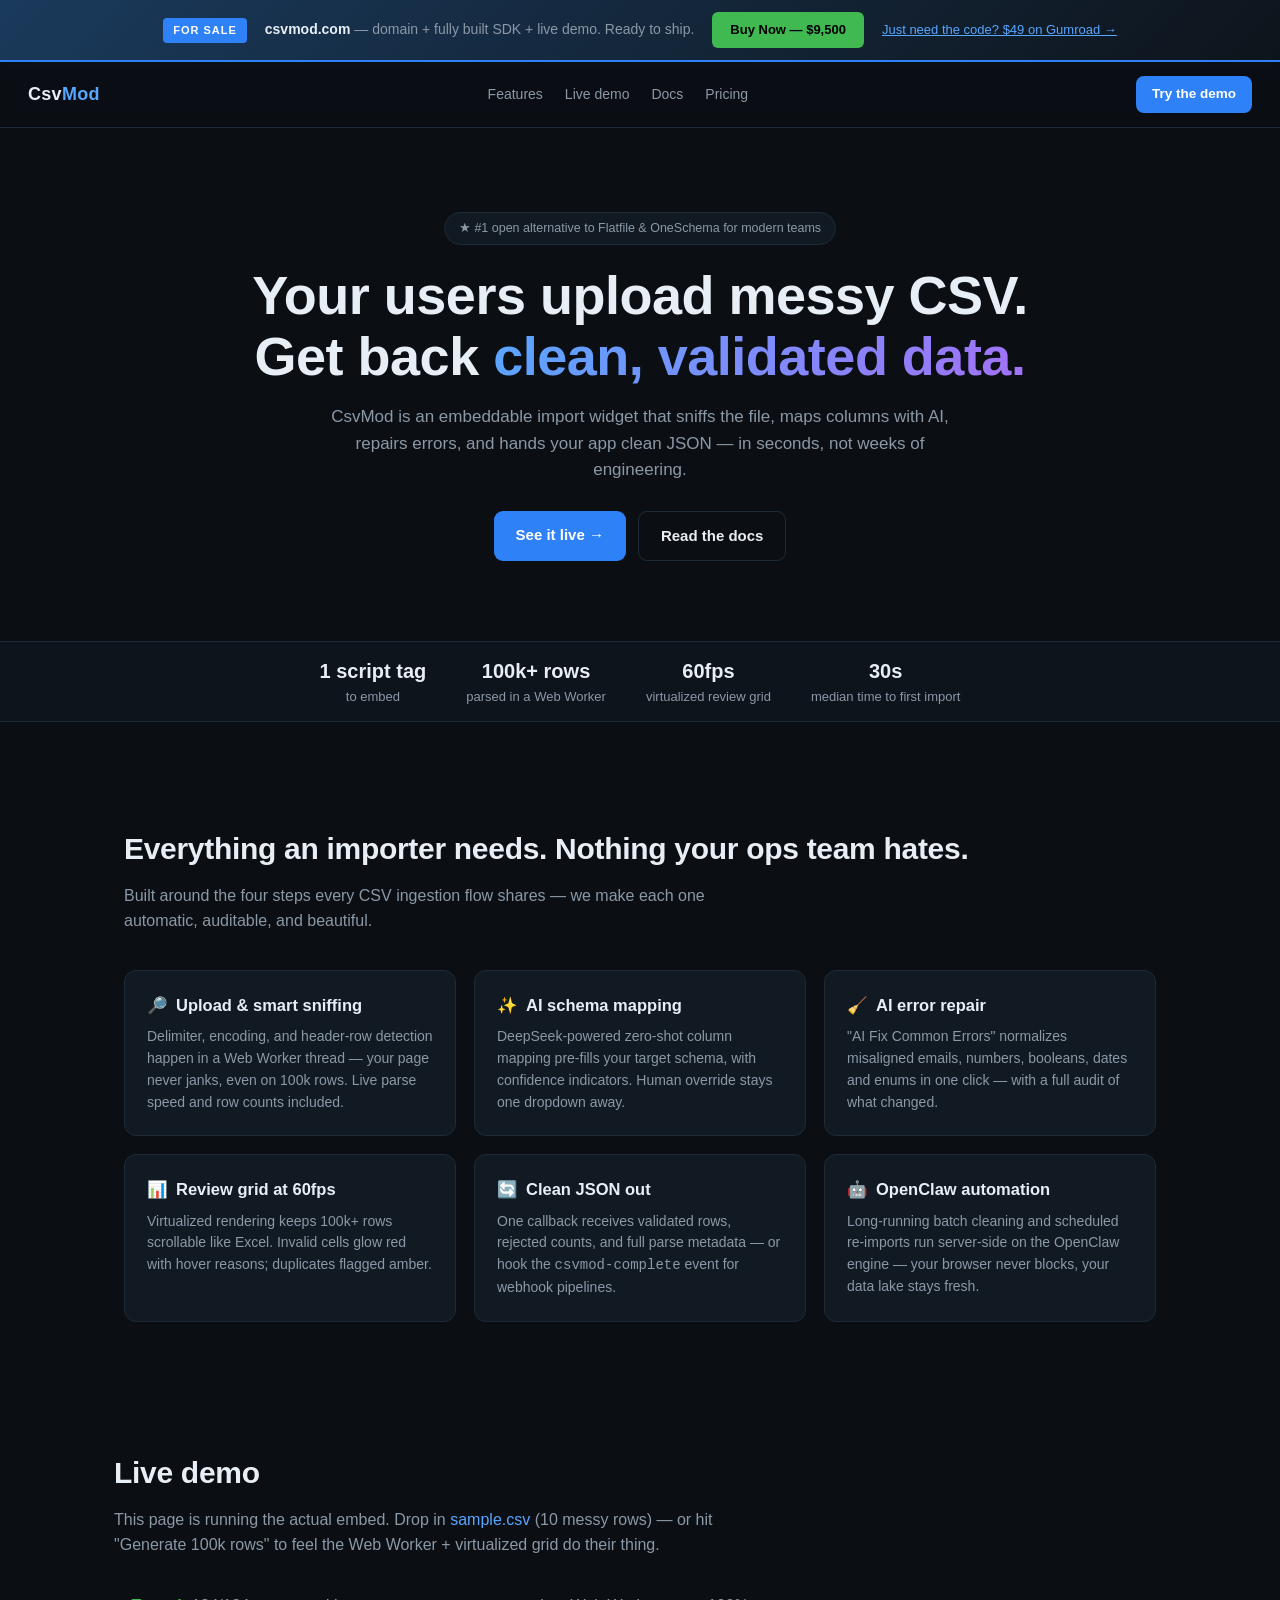
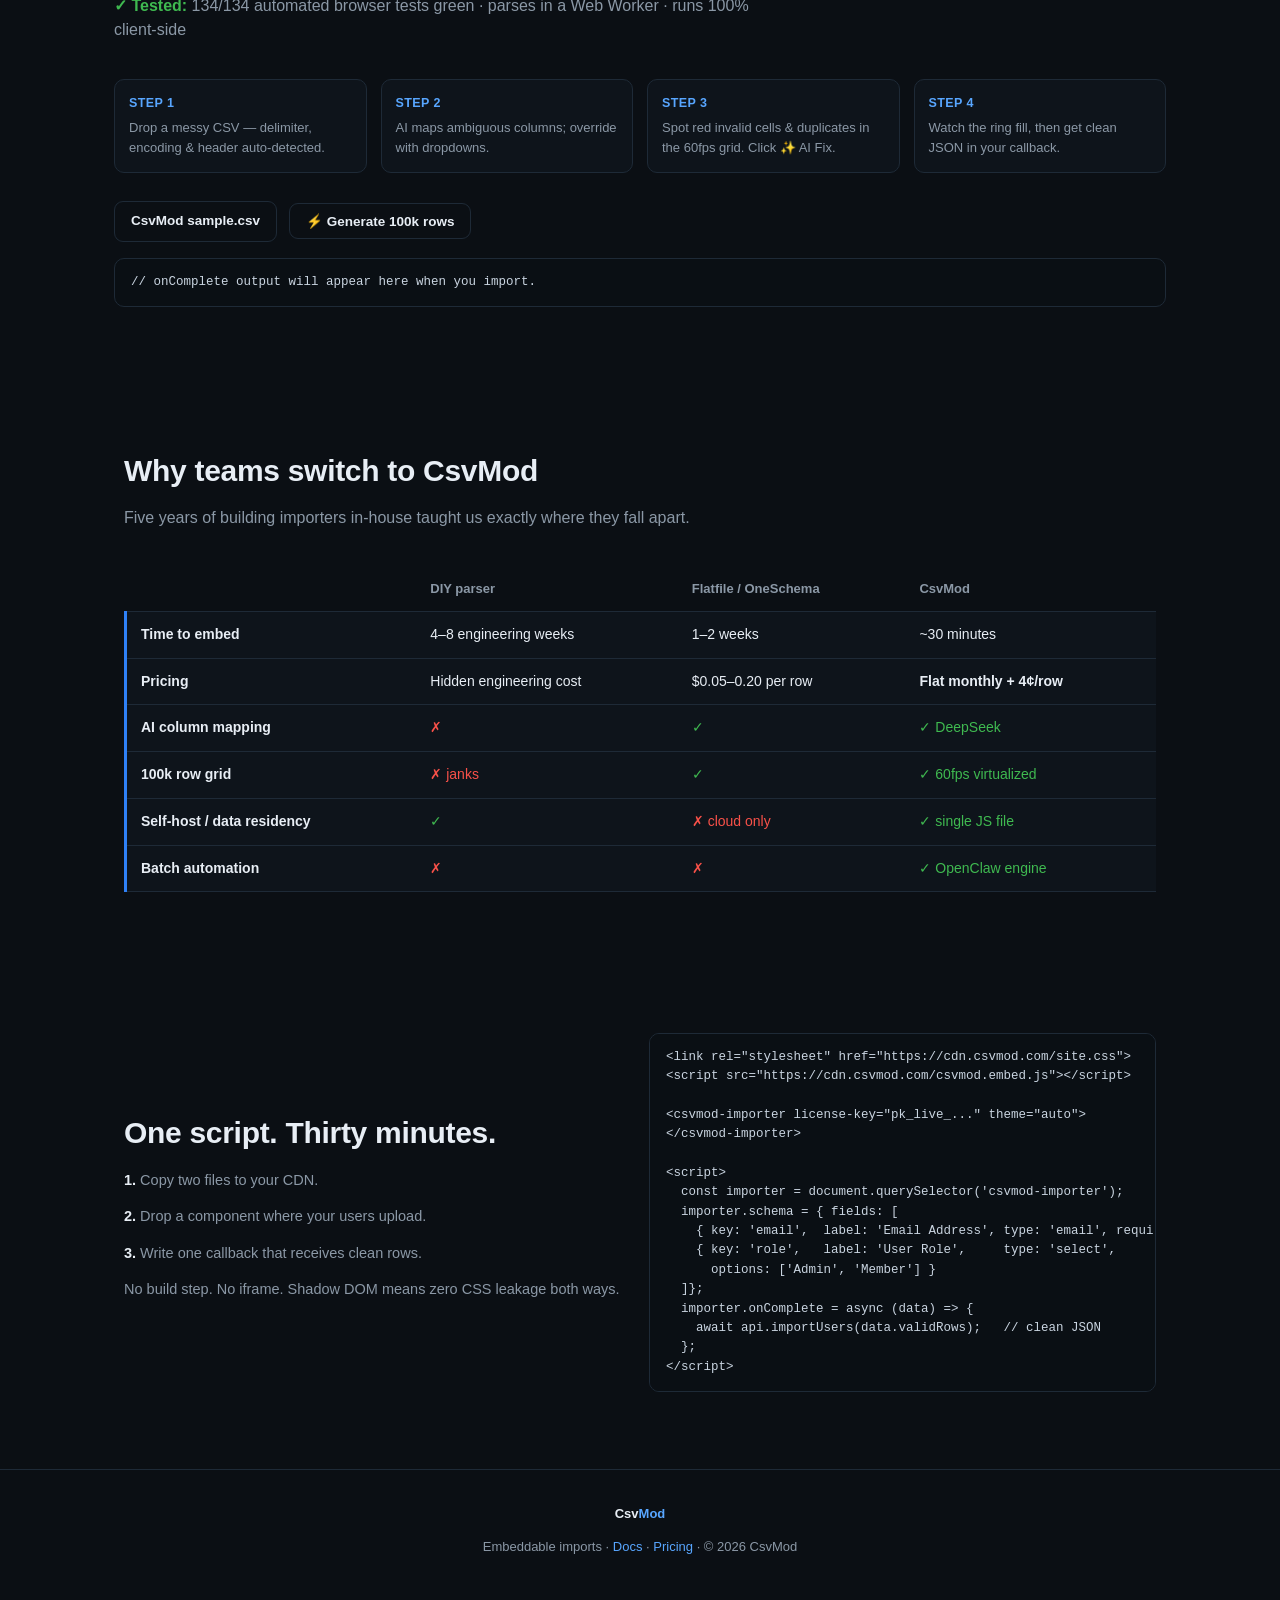
<file: index.html>
<!DOCTYPE html>
<html lang="en">
<head>
  <meta charset="utf-8">
  <meta name="viewport" content="width=device-width, initial-scale=1">
  <title>CsvMod — Embeddable CSV Importer | Turn messy spreadsheets into clean data</title>
  <meta name="description" content="CsvMod is an embeddable CSV import widget: upload, auto-map columns with AI, review in a 60fps grid, and get clean JSON. One script tag.">
  <link rel="stylesheet" href="site.css">
</head>
<body>

<div class="sale-banner">
  <span class="badge">For Sale</span>
  <span><strong>csvmod.com</strong> — domain + fully built SDK + live demo. Ready to ship.</span>
  <a class="buy-btn" href="https://checkoutlink.godaddy.com/e300b11d-34ea-4174-b171-d4e17038c8bc" target="_blank" rel="noopener">Buy Now — $9,500</a>
  <a class="code-link" href="https://rcharris.gumroad.com/l/irlnw" target="_blank" rel="noopener">Just need the code? $49 on Gumroad →</a>
</div>

<nav class="nav">
  <div class="logo">Csv<b>Mod</b></div>
  <div class="links">
    <a href="#features">Features</a>
    <a href="#demo">Live demo</a>
    <a href="docs.html">Docs</a>
    <a href="pricing.html">Pricing</a>
  </div>
  <a class="cta" href="#demo">Try the demo</a>
</nav>

<header class="hero">
  <span class="kicker">★ #1 open alternative to Flatfile &amp; OneSchema for modern teams</span>
  <h1>Your users upload messy CSV.<br>Get back <span class="grad">clean, validated data.</span></h1>
  <p>CsvMod is an embeddable import widget that sniffs the file, maps columns with AI, repairs errors, and hands your app clean JSON — in seconds, not weeks of engineering.</p>
  <div class="btns">
    <a class="btn" href="#demo">See it live →</a>
    <a class="btn ghost" href="docs.html">Read the docs</a>
  </div>
</header>

<div class="ticker">
  <div><b>1 script tag</b>to embed</div>
  <div><b>100k+ rows</b>parsed in a Web Worker</div>
  <div><b>60fps</b>virtualized review grid</div>
  <div><b>30s</b>median time to first import</div>
</div>

<section id="features">
  <h2>Everything an importer needs. Nothing your ops team hates.</h2>
  <p class="sub">Built around the four steps every CSV ingestion flow shares — we make each one automatic, auditable, and beautiful.</p>
  <div class="grid3">
    <div class="card">
      <h3><span>🔎</span>Upload &amp; smart sniffing</h3>
      <p>Delimiter, encoding, and header-row detection happen in a Web Worker thread — your page never janks, even on 100k rows. Live parse speed and row counts included.</p>
    </div>
    <div class="card">
      <h3><span>✨</span>AI schema mapping</h3>
      <p>DeepSeek-powered zero-shot column mapping pre-fills your target schema, with confidence indicators. Human override stays one dropdown away.</p>
    </div>
    <div class="card">
      <h3><span>🧹</span>AI error repair</h3>
      <p>"AI Fix Common Errors" normalizes misaligned emails, numbers, booleans, dates and enums in one click — with a full audit of what changed.</p>
    </div>
    <div class="card">
      <h3><span>📊</span>Review grid at 60fps</h3>
      <p>Virtualized rendering keeps 100k+ rows scrollable like Excel. Invalid cells glow red with hover reasons; duplicates flagged amber.</p>
    </div>
    <div class="card">
      <h3><span>🔄</span>Clean JSON out</h3>
      <p>One callback receives validated rows, rejected counts, and full parse metadata — or hook the <code>csvmod-complete</code> event for webhook pipelines.</p>
    </div>
    <div class="card">
      <h3><span>🤖</span>OpenClaw automation</h3>
      <p>Long-running batch cleaning and scheduled re-imports run server-side on the OpenClaw engine — your browser never blocks, your data lake stays fresh.</p>
    </div>
  </div>
</section>

<section class="demo" id="demo">
  <h2>Live demo</h2>
  <p class="sub">This page is running the actual embed. Drop in <a href="sample.csv">sample.csv</a> (10 messy rows) — or hit "Generate 100k rows" to feel the Web Worker + virtualized grid do their thing.</p>
  <p class="sub"><b style="color:var(--ok)">✓ Tested:</b> 134/134 automated browser tests green · parses in a Web Worker · runs 100% client-side</p>

  <div class="stages">
    <div class="stage"><b>STEP 1</b><p>Drop a messy CSV — delimiter, encoding &amp; header auto-detected.</p></div>
    <div class="stage"><b>STEP 2</b><p>AI maps ambiguous columns; override with dropdowns.</p></div>
    <div class="stage"><b>STEP 3</b><p>Spot red invalid cells &amp; duplicates in the 60fps grid. Click ✨ AI Fix.</p></div>
    <div class="stage"><b>STEP 4</b><p>Watch the ring fill, then get clean JSON in your callback.</p></div>
  </div>

  <div class="demo-toolbar">
    <a class="btn ghost" href="sample.csv" download>CsvMod sample.csv</a>
    <button class="btn ghost" id="gen100k" type="button">⚡ Generate 100k rows</button>
  </div>

  <csvmod-importer id="ci" license-key="pk_demo_000000000000" theme="dark"></csvmod-importer>

  <div class="demo-out">
    <pre id="demo-result">// onComplete output will appear here when you import.</pre>
  </div>
</section>

<section class="compare">
  <h2>Why teams switch to CsvMod</h2>
  <p class="sub">Five years of building importers in-house taught us exactly where they fall apart.</p>
  <table>
    <thead><tr><th></th><th>DIY parser</th><th>Flatfile / OneSchema</th><th>CsvMod</th></tr></thead>
    <tbody>
      <tr class="rowhl"><td>Time to embed</td><td>4–8 engineering weeks</td><td>1–2 weeks</td><td>~30 minutes</td></tr>
      <tr class="rowhl"><td>Pricing</td><td>Hidden engineering cost</td><td>$0.05–0.20 per row</td><td><b>Flat monthly + 4¢/row</b></td></tr>
      <tr class="rowhl"><td>AI column mapping</td><td class="no">✗</td><td class="yes">✓</td><td class="yes">✓ DeepSeek</td></tr>
      <tr class="rowhl"><td>100k row grid</td><td class="no">✗ janks</td><td class="yes">✓</td><td class="yes">✓ 60fps virtualized</td></tr>
      <tr class="rowhl"><td>Self-host / data residency</td><td class="yes">✓</td><td class="no">✗ cloud only</td><td class="yes">✓ single JS file</td></tr>
      <tr class="rowhl"><td>Batch automation</td><td class="no">✗</td><td class="no">✗</td><td class="yes">✓ OpenClaw engine</td></tr>
    </tbody>
  </table>
</section>

<section class="snippet">
  <div>
    <h2>One script. Thirty minutes.</h2>
    <div class="steps">
      <p><b>1.</b> Copy two files to your CDN.</p>
      <p><b>2.</b> Drop a component where your users upload.</p>
      <p><b>3.</b> Write one callback that receives clean rows.</p>
      <p>No build step. No iframe. Shadow DOM means zero CSS leakage both ways.</p>
    </div>
  </div>
  <pre><code>&lt;link rel="stylesheet" href="https://cdn.csvmod.com/site.css"&gt;
&lt;script src="https://cdn.csvmod.com/csvmod.embed.js"&gt;&lt;/script&gt;

&lt;csvmod-importer license-key="pk_live_..." theme="auto"&gt;
&lt;/csvmod-importer&gt;

&lt;script&gt;
  const importer = document.querySelector('csvmod-importer');
  importer.schema = { fields: [
    { key: 'email',  label: 'Email Address', type: 'email', required: true },
    { key: 'role',   label: 'User Role',     type: 'select',
      options: ['Admin', 'Member'] }
  ]};
  importer.onComplete = async (data) =&gt; {
    await api.importUsers(data.validRows);   // clean JSON
  };
&lt;/script&gt;</code></pre>
</section>

<footer>
  <div class="logo" style="font-weight:800;color:var(--text)">Csv<b style="color:var(--accent2)">Mod</b></div>
  <p>Embeddable imports · <a href="docs.html">Docs</a> · <a href="pricing.html">Pricing</a> · © 2026 CsvMod</p>
</footer>

<script src="embed/csvmod.embed.js"></script>
<script>
  const ci = document.getElementById('ci');
  CsvMod.configureAI({ apiKey: 'proxy', baseURL: '/api/ai', model: 'deepseek-chat' });
  ci.schema = {
    fields: [
      { key: 'full_name', label: 'Full Name', required: true },
      { key: 'email', label: 'Email Address', type: 'email', required: true },
      { key: 'role', label: 'Role', type: 'select', options: ['Admin', 'Member'] },
      { key: 'age', label: 'Age', type: 'number' },
      { key: 'active', label: 'Is Active', type: 'boolean' },
      { key: 'id', label: 'ID', type: 'unique' },
      { key: 'joined', label: 'Joined', type: 'date' }
    ]
  };
  ci.onComplete = function (data) {
    document.getElementById('demo-result').textContent =
      '// onComplete → ' + data.validRows.length + ' clean rows delivered, ' +
      data.rejected + ' rejected\n' +
      '// meta: ' + JSON.stringify(data.meta, null, 2) + '\n' +
      JSON.stringify(data.validRows.slice(0, 5), null, 2);
  };

  let made = false;
  document.getElementById('gen100k').addEventListener('click', function () {
    if (made) return;
    made = true;
    const btn = this;
    btn.textContent = 'Generating…';
    setTimeout(function () {
      const HEAD = 'full_name,email,role,age,is_active,id,joined\n';
      const names = ['Alice', 'Bob', 'Carol', 'David', 'Eve', 'Frank', 'Grace', 'Henry', 'Ivy', 'Jack'];
      const roles = ['Admin', 'Member', 'Member', 'Member'];
      const rows = [];
      for (let i = 1; i <= 100000; i++) {
        rows.push(names[i % 10] + ' ' + names[(i * 7) % 10] + 'son' + i + ',user' + i + '@example.com,' +
          roles[i % 4] + ',' + (18 + (i % 60)) + ',' + (i % 3 !== 0) + ',' + i + ',2024-0' + ((i % 9) + 1) + '-' + (i % 28 + 1));
      }
      const csv = HEAD + rows.join('\n');
      btn.textContent = 'Parsing 100,000 rows in Web Worker…';
      ci.ingestString(csv);
      setTimeout(function () { btn.textContent = '⚡ Generate 100k rows (done — close & re-run to redo)'; }, 4000);
    }, 30);
  });
</script>
</body>
</html>
</file>
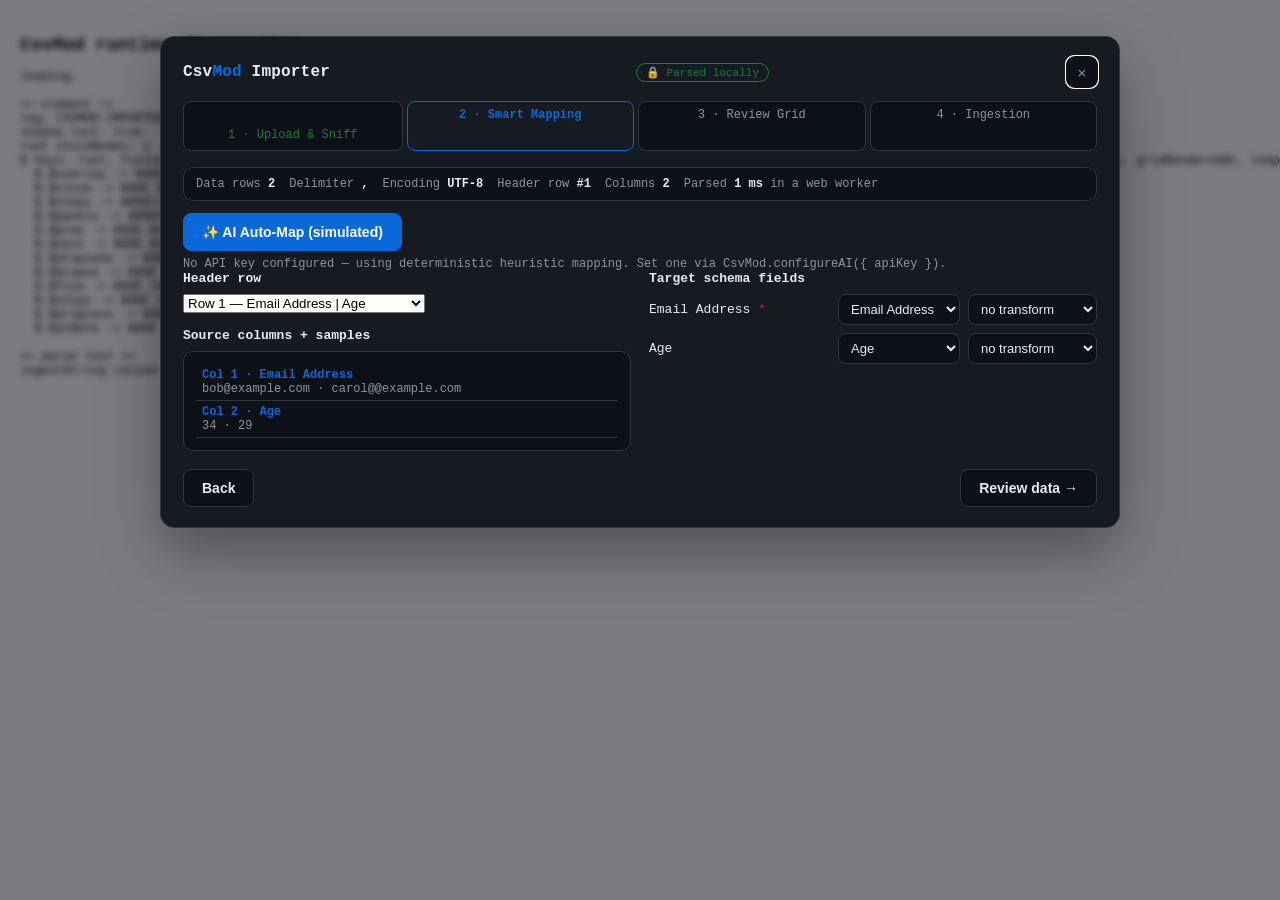
<file: debug.html>
<!DOCTYPE html>
<html>
<head><meta charset="utf-8"><title>CsvMod debug</title></head>
<body style="background:#fff;color:#000;font-family:monospace;font-size:12px;padding:12px">
<h2>CsvMod runtime diagnostics</h2>
<pre id="out">loading…</pre>
<csvmod-importer id="ci" theme="dark"></csvmod-importer>

<script>
  window.__cmTrace = [];
</script>
<script src="embed/csvmod.embed.js"></script>
<script>
  var out = document.getElementById("out");
  function log(s) { out.textContent += '\n' + s; }
  window.addEventListener('error', function (e) {
    log('WINDOW ERROR: ' + e.message + ' @' + e.filename.split('/').pop() + ':' + e.lineno);
  });

  setTimeout(function () {
    var el = document.getElementById('ci');
    log('\n== element ==');
    log('tag: ' + el.tagName + ' | upgraded: ' + !!(el._ && el._.root));
    if (!el._) { log('el._ MISSING'); return; }
    log('shadow root: ' + !!el._.root);
    log('root childNodes: ' + el._.root.childNodes.length);
    var s = el._;
    log('$ keys: ' + Object.keys(s).join(', '));
    Object.keys(s).forEach(function (k) {
      var v = s[k];
      if (!k || k.charAt(0) !== '$') return;
      log('  $.' + k + ' -> ' + (v == null ? String(v) : (v.nodeType ? 'NODE ' + v.tagName + '.' + v.className : (Array.isArray(v) ? 'ARRAY(' + v.length + ')' : typeof v))));
    });
    log('\n== parse test ==');
    try {
      el.schema = { fields: [
        { key: 'email', label: 'Email Address', type: 'email', required: true },
        { key: 'age', label: 'Age', type: 'number' }
      ]};
      el.ingestString('Email Address,Age\nbob@example.com,34\ncarol@@example.com,29\n');
      log('ingestString called OK');
    } catch (e) { log('ingestString THREW: ' + e.message); }
    setTimeout(function () {
      log('TRACE: ' + (window.__cmTrace || []).join(' | '));
      log('parsed: ' + el._.parsed);
      log('rows: ' + (el._.rows ? el._.rows.length : 'n/a'));
      log('mapping: ' + JSON.stringify(el._.mapping));
      log('prof: ' + JSON.stringify(el._.prof));
      log('DONE');
    }, 1200);
  }, 800);
</script>
</body>
</html>
</file>
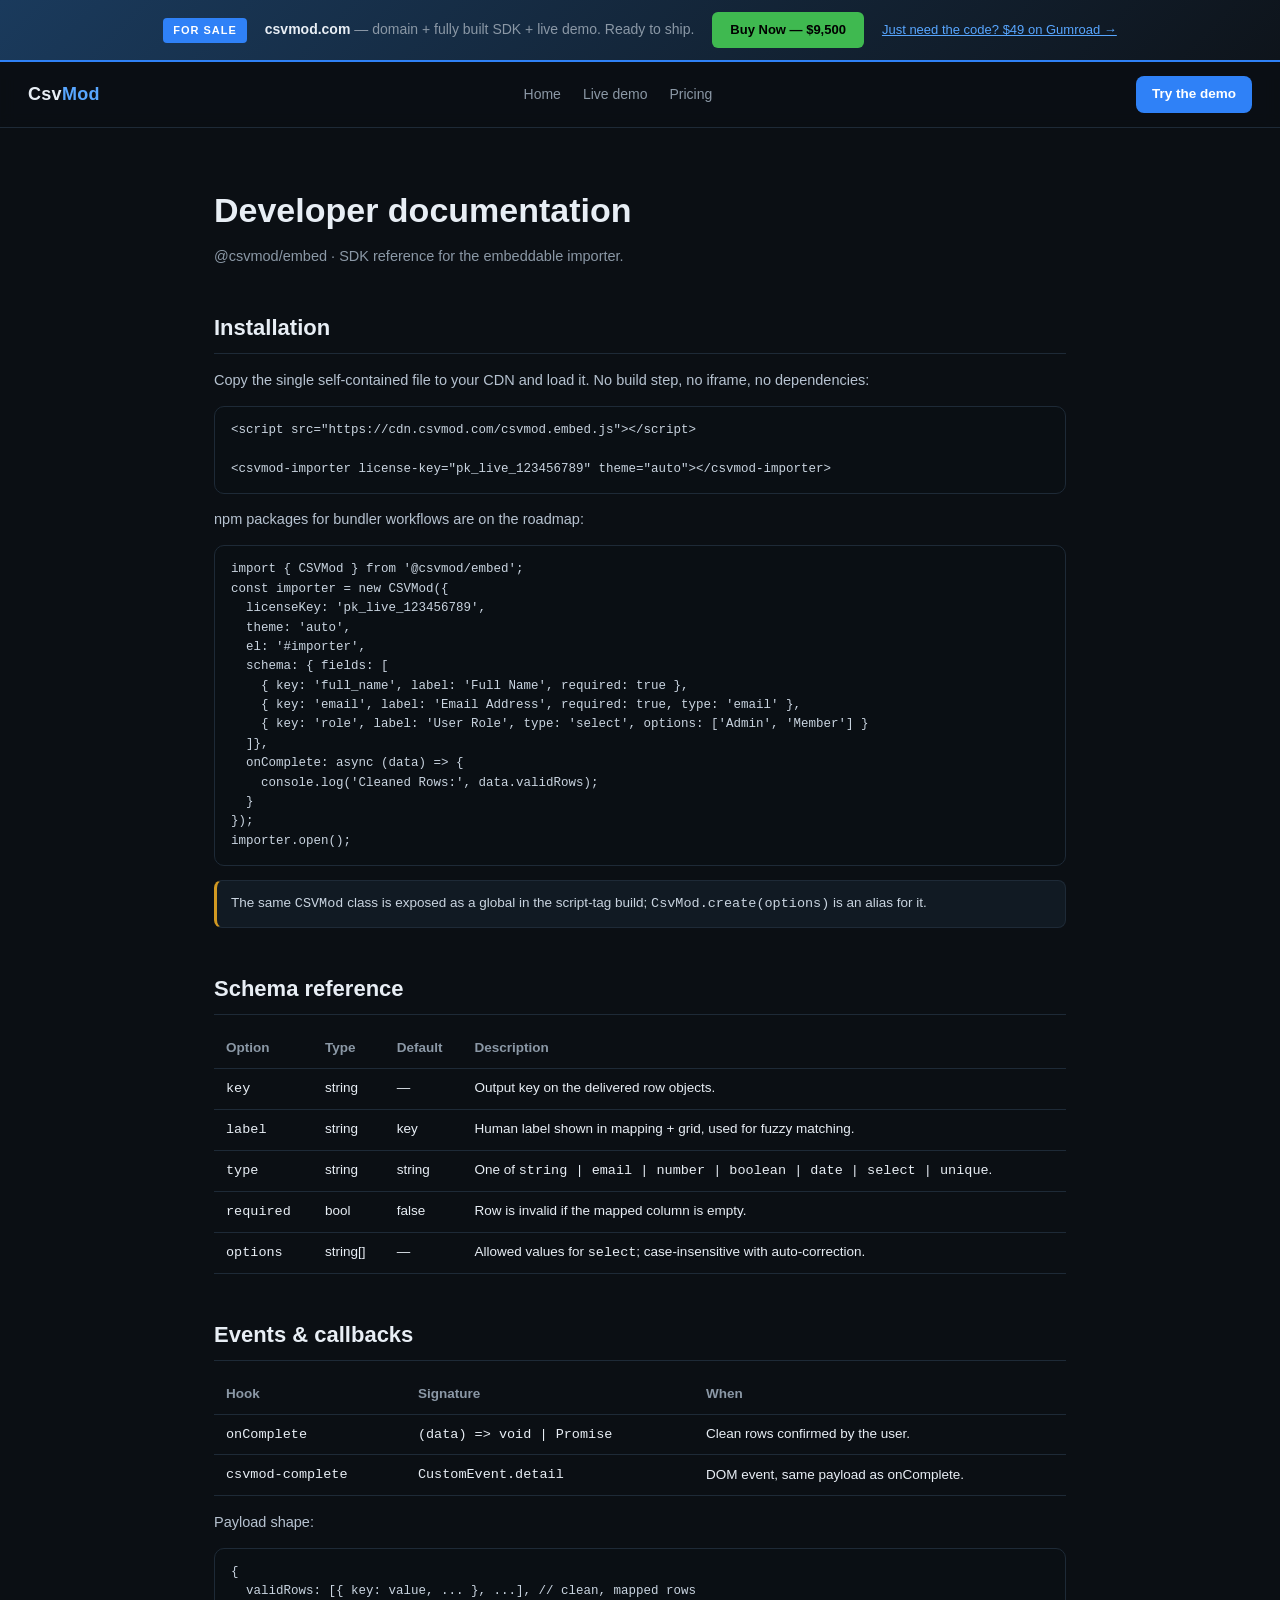
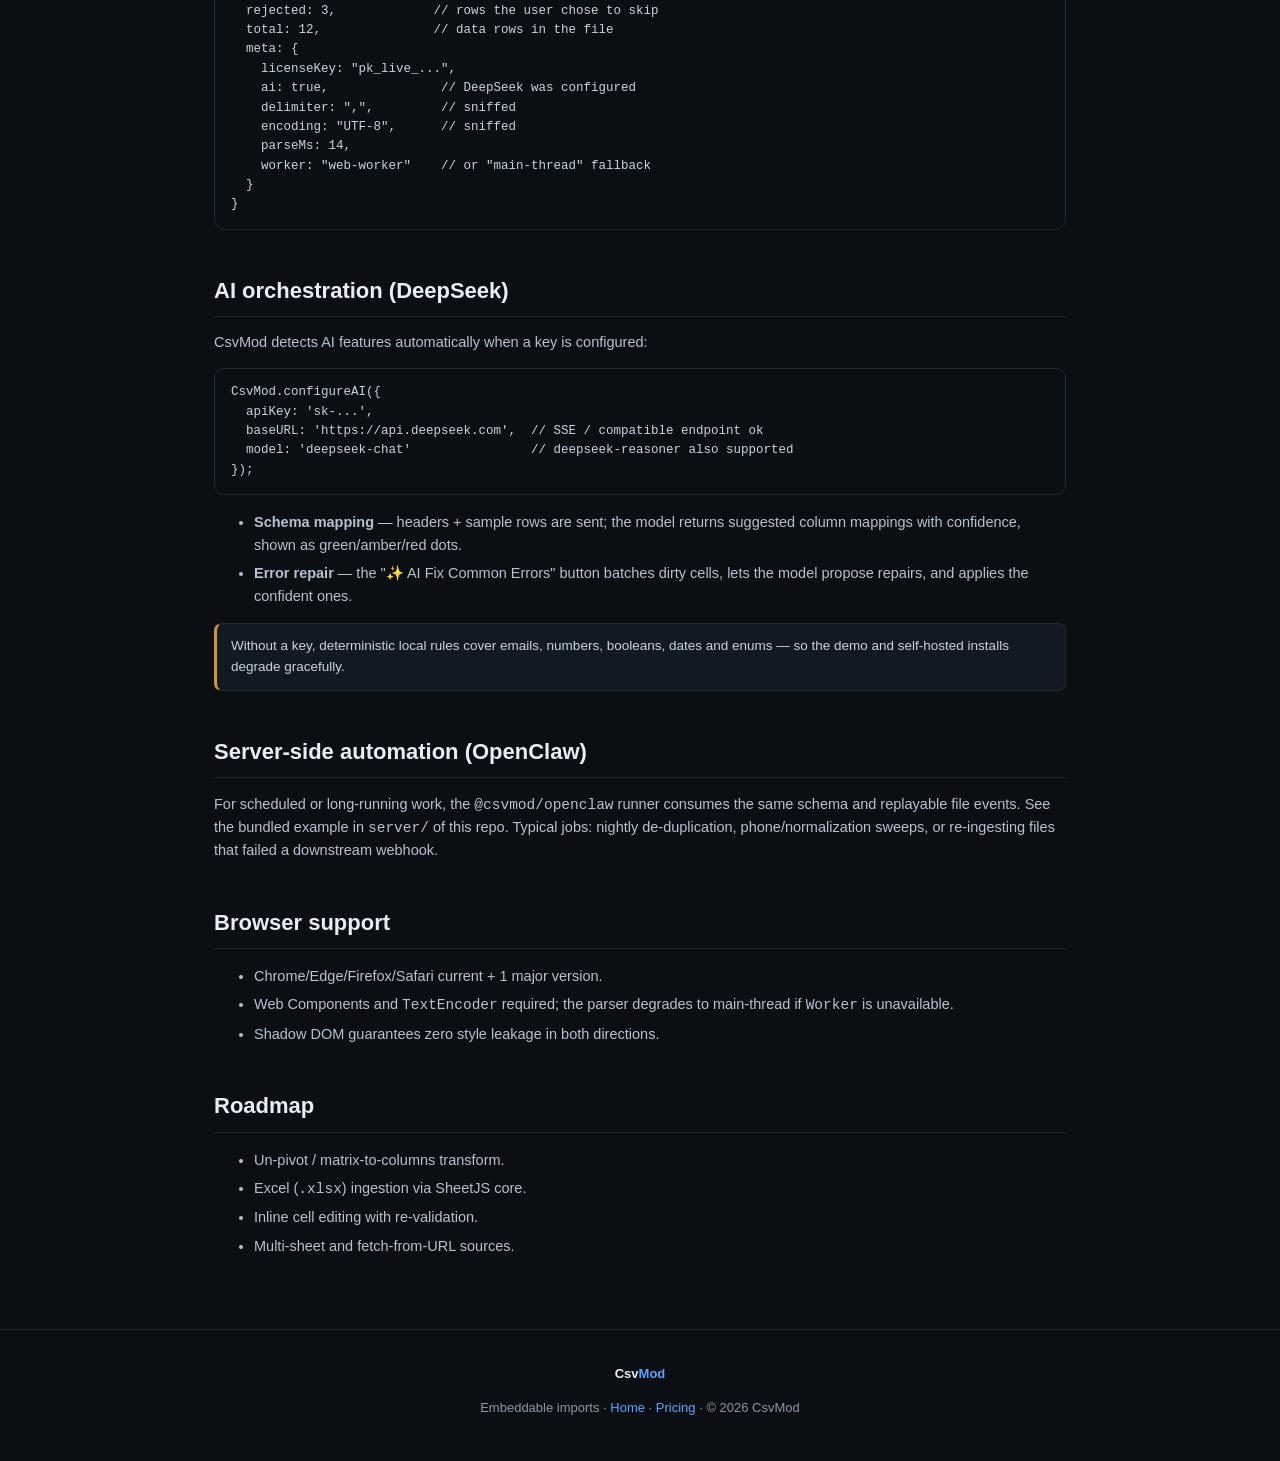
<file: docs.html>
<!DOCTYPE html>
<html lang="en">
<head>
  <meta charset="utf-8">
  <meta name="viewport" content="width=device-width, initial-scale=1">
  <title>CsvMod — Developer Documentation</title>
  <meta name="description" content="CsvMod SDK reference: installation, schema, events, AI configuration, OpenClaw automation.">
  <link rel="stylesheet" href="site.css">
</head>
<body>

<div class="sale-banner">
  <span class="badge">For Sale</span>
  <span><strong>csvmod.com</strong> — domain + fully built SDK + live demo. Ready to ship.</span>
  <a class="buy-btn" href="https://checkoutlink.godaddy.com/e300b11d-34ea-4174-b171-d4e17038c8bc" target="_blank" rel="noopener">Buy Now — $9,500</a>
  <a class="code-link" href="https://rcharris.gumroad.com/l/irlnw" target="_blank" rel="noopener">Just need the code? $49 on Gumroad →</a>
</div>

<nav class="nav">
  <div class="logo">Csv<b>Mod</b></div>
  <div class="links">
    <a href="index.html">Home</a>
    <a href="index.html#demo">Live demo</a>
    <a href="pricing.html">Pricing</a>
  </div>
  <a class="cta" href="index.html#demo">Try the demo</a>
</nav>

<div class="pg">
  <h1>Developer documentation</h1>
  <p class="lede">@csvmod/embed · SDK reference for the embeddable importer.</p>

  <h2>Installation</h2>
  <p>Copy the single self-contained file to your CDN and load it. No build step, no iframe, no dependencies:</p>
  <pre><code>&lt;script src="https://cdn.csvmod.com/csvmod.embed.js"&gt;&lt;/script&gt;

&lt;csvmod-importer license-key="pk_live_123456789" theme="auto"&gt;&lt;/csvmod-importer&gt;</code></pre>
  <p>npm packages for bundler workflows are on the roadmap:</p>
  <pre><code>import { CSVMod } from '@csvmod/embed';
const importer = new CSVMod({
  licenseKey: 'pk_live_123456789',
  theme: 'auto',
  el: '#importer',
  schema: { fields: [
    { key: 'full_name', label: 'Full Name', required: true },
    { key: 'email', label: 'Email Address', required: true, type: 'email' },
    { key: 'role', label: 'User Role', type: 'select', options: ['Admin', 'Member'] }
  ]},
  onComplete: async (data) => {
    console.log('Cleaned Rows:', data.validRows);
  }
});
importer.open();</code></pre>
  <div class="note">The same <code>CSVMod</code> class is exposed as a global in the script-tag build; <code>CsvMod.create(options)</code> is an alias for it.</div>

  <h2>Schema reference</h2>
  <table>
    <thead><tr><th>Option</th><th>Type</th><th>Default</th><th>Description</th></tr></thead>
    <tbody>
      <tr><td><code>key</code></td><td>string</td><td>—</td><td>Output key on the delivered row objects.</td></tr>
      <tr><td><code>label</code></td><td>string</td><td>key</td><td>Human label shown in mapping + grid, used for fuzzy matching.</td></tr>
      <tr><td><code>type</code></td><td>string</td><td>string</td><td>One of <code>string | email | number | boolean | date | select | unique</code>.</td></tr>
      <tr><td><code>required</code></td><td>bool</td><td>false</td><td>Row is invalid if the mapped column is empty.</td></tr>
      <tr><td><code>options</code></td><td>string[]</td><td>—</td><td>Allowed values for <code>select</code>; case-insensitive with auto-correction.</td></tr>
    </tbody>
  </table>

  <h2>Events &amp; callbacks</h2>
  <table>
    <thead><tr><th>Hook</th><th>Signature</th><th>When</th></tr></thead>
    <tbody>
      <tr><td><code>onComplete</code></td><td><code>(data) =&gt; void | Promise</code></td><td>Clean rows confirmed by the user.</td></tr>
      <tr><td><code>csvmod-complete</code></td><td><code>CustomEvent.detail</code></td><td>DOM event, same payload as onComplete.</td></tr>
    </tbody>
  </table>
  <p>Payload shape:</p>
  <pre><code>{
  validRows: [{ key: value, ... }, ...], // clean, mapped rows
  rejected: 3,             // rows the user chose to skip
  total: 12,               // data rows in the file
  meta: {
    licenseKey: "pk_live_...",
    ai: true,               // DeepSeek was configured
    delimiter: ",",         // sniffed
    encoding: "UTF-8",      // sniffed
    parseMs: 14,
    worker: "web-worker"    // or "main-thread" fallback
  }
}</code></pre>

  <h2>AI orchestration (DeepSeek)</h2>
  <p>CsvMod detects AI features automatically when a key is configured:</p>
  <pre><code>CsvMod.configureAI({
  apiKey: 'sk-...',
  baseURL: 'https://api.deepseek.com',  // SSE / compatible endpoint ok
  model: 'deepseek-chat'                // deepseek-reasoner also supported
});</code></pre>
  <ul>
    <li><b>Schema mapping</b> — headers + sample rows are sent; the model returns suggested column mappings with confidence, shown as green/amber/red dots.</li>
    <li><b>Error repair</b> — the "✨ AI Fix Common Errors" button batches dirty cells, lets the model propose repairs, and applies the confident ones.</li>
  </ul>
  <div class="note">Without a key, deterministic local rules cover emails, numbers, booleans, dates and enums — so the demo and self-hosted installs degrade gracefully.</div>

  <h2>Server-side automation (OpenClaw)</h2>
  <p>For scheduled or long-running work, the <code>@csvmod/openclaw</code> runner consumes the same schema and replayable file events. See the bundled example in <code>server/</code> of this repo. Typical jobs: nightly de-duplication, phone/normalization sweeps, or re-ingesting files that failed a downstream webhook.</p>

  <h2>Browser support</h2>
  <ul>
    <li>Chrome/Edge/Firefox/Safari current + 1 major version.</li>
    <li>Web Components and <code>TextEncoder</code> required; the parser degrades to main-thread if <code>Worker</code> is unavailable.</li>
    <li>Shadow DOM guarantees zero style leakage in both directions.</li>
  </ul>

  <h2>Roadmap</h2>
  <ul>
    <li>Un-pivot / matrix-to-columns transform.</li>
    <li>Excel (<code>.xlsx</code>) ingestion via SheetJS core.</li>
    <li>Inline cell editing with re-validation.</li>
    <li>Multi-sheet and fetch-from-URL sources.</li>
  </ul>
</div>

<footer>
  <div class="logo" style="font-weight:800;color:var(--text)">Csv<b style="color:var(--accent2)">Mod</b></div>
  <p>Embeddable imports · <a href="index.html">Home</a> · <a href="pricing.html">Pricing</a> · © 2026 CsvMod</p>
</footer>

</body>
</html>
</file>
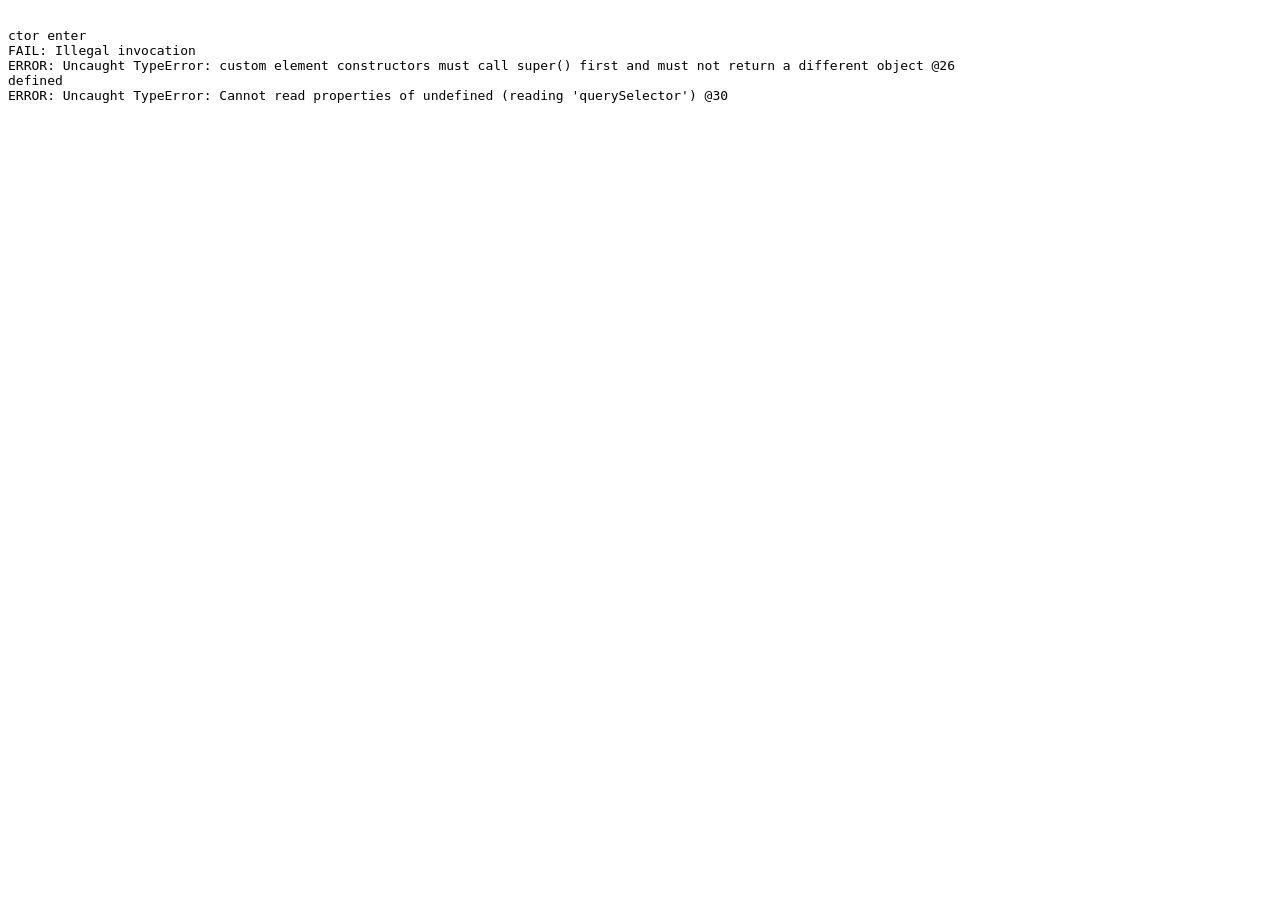
<file: mini.html>
<!DOCTYPE html>
<html>
<head><meta charset="utf-8"><title>minimal test 2</title></head>
<body>
<x-foo id="f1"></x-foo>
<pre id="out"></pre>
<script>
  var out = document.getElementById('out');
  function log(s) { out.textContent += '\n' + s; }
  window.addEventListener('error', function (e) { log('ERROR: ' + e.message + ' @' + e.lineno); });

  function Foo() {
    log('ctor enter');
    try {
      this._root = this.attachShadow({ mode: 'open' });
      var s = document.createElement('style');
      s.textContent = '.x{color:red}';
      this._root.appendChild(s);
      var d = document.createElement('button');
      d.className = 'x-close';
      this._root.appendChild(d);
      log('shadow built, close=' + !!this._root.querySelector('.x-close'));
    } catch (e) { log('FAIL: ' + e.message); }
  }
  Object.setPrototypeOf(Foo.prototype, HTMLElement.prototype);
  customElements.define('x-foo', Foo);
  log('defined');
  setTimeout(function () {
    var el = document.getElementById('f1');
    log('after: shadow=' + !!el.shadowRoot + ' closeBtn=' + !!el._root.querySelector('.x-close'));
  }, 300);
</script>
</body>
</html>
</file>
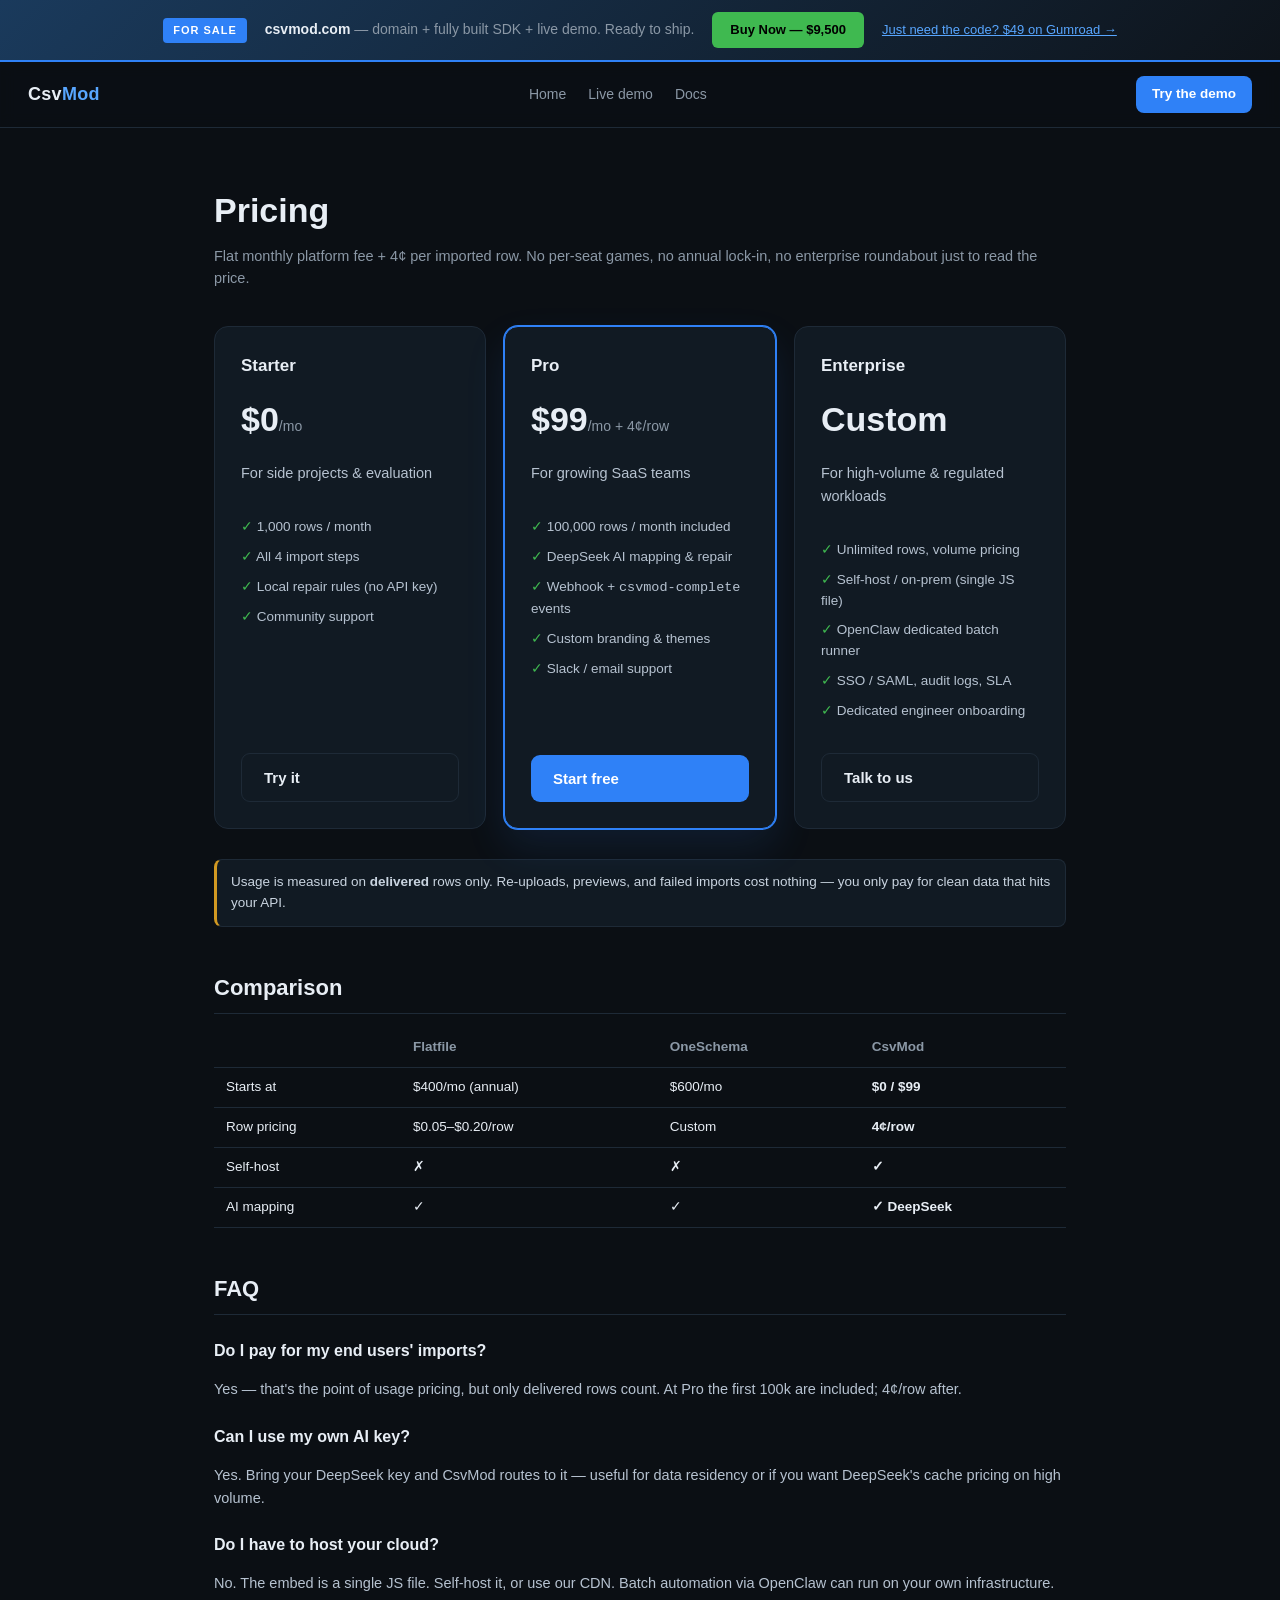
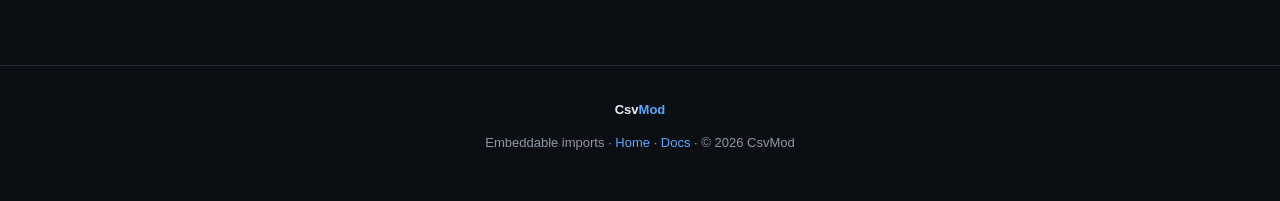
<file: pricing.html>
<!DOCTYPE html>
<html lang="en">
<head>
  <meta charset="utf-8">
  <meta name="viewport" content="width=device-width, initial-scale=1">
  <title>CsvMod — Pricing</title>
  <meta name="description" content="CsvMod pricing: flat monthly + 4¢/row usage. Free to start, self-host friendly, no per-seat games.">
  <link rel="stylesheet" href="site.css">
</head>
<body>

<div class="sale-banner">
  <span class="badge">For Sale</span>
  <span><strong>csvmod.com</strong> — domain + fully built SDK + live demo. Ready to ship.</span>
  <a class="buy-btn" href="https://checkoutlink.godaddy.com/e300b11d-34ea-4174-b171-d4e17038c8bc" target="_blank" rel="noopener">Buy Now — $9,500</a>
  <a class="code-link" href="https://rcharris.gumroad.com/l/irlnw" target="_blank" rel="noopener">Just need the code? $49 on Gumroad →</a>
</div>

<nav class="nav">
  <div class="logo">Csv<b>Mod</b></div>
  <div class="links">
    <a href="index.html">Home</a>
    <a href="index.html#demo">Live demo</a>
    <a href="docs.html">Docs</a>
  </div>
  <a class="cta" href="index.html#demo">Try the demo</a>
</nav>

<div class="pg">
  <h1>Pricing</h1>
  <p class="lede">Flat monthly platform fee + 4¢ per imported row. No per-seat games, no annual lock-in, no enterprise roundabout just to read the price.</p>

  <div class="pricing">
    <div class="plan">
      <h3>Starter</h3>
      <div class="price">$0<small>/mo</small></div>
      <p>For side projects &amp; evaluation</p>
      <ul>
        <li>1,000 rows / month</li>
        <li>All 4 import steps</li>
        <li>Local repair rules (no API key)</li>
        <li>Community support</li>
      </ul>
      <a class="btn ghost" href="index.html#demo">Try it</a>
    </div>

    <div class="plan featured">
      <h3>Pro</h3>
      <div class="price">$99<small>/mo + 4¢/row</small></div>
      <p>For growing SaaS teams</p>
      <ul>
        <li>100,000 rows / month included</li>
        <li>DeepSeek AI mapping &amp; repair</li>
        <li>Webhook + <code>csvmod-complete</code> events</li>
        <li>Custom branding &amp; themes</li>
        <li>Slack / email support</li>
      </ul>
      <a class="btn" href="index.html#demo">Start free</a>
    </div>

    <div class="plan">
      <h3>Enterprise</h3>
      <div class="price">Custom</div>
      <p>For high-volume &amp; regulated workloads</p>
      <ul>
        <li>Unlimited rows, volume pricing</li>
        <li>Self-host / on-prem (single JS file)</li>
        <li>OpenClaw dedicated batch runner</li>
        <li>SSO / SAML, audit logs, SLA</li>
        <li>Dedicated engineer onboarding</li>
      </ul>
      <a class="btn ghost" href="mailto:sales@csvmod.com">Talk to us</a>
    </div>
  </div>

  <div class="note">Usage is measured on <b>delivered</b> rows only. Re-uploads, previews, and failed imports cost nothing — you only pay for clean data that hits your API.</div>

  <h2>Comparison</h2>
  <table>
    <thead><tr><th></th><th>Flatfile</th><th>OneSchema</th><th>CsvMod</th></tr></thead>
    <tbody>
      <tr><td>Starts at</td><td>$400/mo (annual)</td><td>$600/mo</td><td><b>$0 / $99</b></td></tr>
      <tr><td>Row pricing</td><td>$0.05–$0.20/row</td><td>Custom</td><td><b>4¢/row</b></td></tr>
      <tr><td>Self-host</td><td>✗</td><td>✗</td><td><b>✓</b></td></tr>
      <tr><td>AI mapping</td><td>✓</td><td>✓</td><td><b>✓ DeepSeek</b></td></tr>
    </tbody>
  </table>

  <h2>FAQ</h2>
  <h3>Do I pay for my end users' imports?</h3>
  <p>Yes — that's the point of usage pricing, but only delivered rows count. At Pro the first 100k are included; 4¢/row after.</p>
  <h3>Can I use my own AI key?</h3>
  <p>Yes. Bring your DeepSeek key and CsvMod routes to it — useful for data residency or if you want DeepSeek's cache pricing on high volume.</p>
  <h3>Do I have to host your cloud?</h3>
  <p>No. The embed is a single JS file. Self-host it, or use our CDN. Batch automation via OpenClaw can run on your own infrastructure.</p>
</div>

<footer>
  <div class="logo" style="font-weight:800;color:var(--text)">Csv<b style="color:var(--accent2)">Mod</b></div>
  <p>Embeddable imports · <a href="index.html">Home</a> · <a href="docs.html">Docs</a> · © 2026 CsvMod</p>
</footer>

</body>
</html>
</file>
<file: site.css>
/* CsvMod marketing site */
:root {
  --bg: #0b0f14;
  --bg2: #0e141b;
  --card: #111a23;
  --line: #1e2a37;
  --text: #e8eef5;
  --mut: #8b98a6;
  --accent: #2f81f7;
  --accent2: #58a6ff;
  --ok: #3fb950;
  --err: #f85149;
  --amber: #d29922;
}
* { box-sizing: border-box; }
html { scroll-behavior: smooth; }
body {
  margin: 0;
  font-family: -apple-system, BlinkMacSystemFont, 'Segoe UI', Roboto, Helvetica, Arial, sans-serif;
  background: var(--bg);
  color: var(--text);
  line-height: 1.55;
}
a { color: var(--accent2); text-decoration: none; }
a:hover { text-decoration: underline; }
code, pre { font-family: ui-monospace, SFMono-Regular, Menlo, Consolas, monospace; }
pre {
  background: #0a0f14;
  border: 1px solid var(--line);
  border-radius: 10px;
  padding: 14px 16px;
  overflow: auto;
  font-size: 12.5px;
  color: #c9d4e0;
}

.nav {
  position: sticky; top: 0; z-index: 50;
  display: flex; align-items: center; justify-content: space-between;
  padding: 14px 28px;
  background: rgba(11, 15, 20, .85);
  backdrop-filter: blur(8px);
  border-bottom: 1px solid var(--line);
}
.nav .logo { font-weight: 800; font-size: 18px; letter-spacing: .3px; }
.nav .logo b { color: var(--accent2); }
.nav .links { display: flex; gap: 22px; font-size: 14px; color: var(--mut); }
.nav .links a { color: var(--mut); }
.nav .links a:hover { color: var(--text); text-decoration: none; }
.nav .cta {
  background: var(--accent); color: #fff; border-radius: 8px;
  padding: 8px 16px; font-size: 13.5px; font-weight: 600;
}
.nav .cta:hover { background: var(--accent2); text-decoration: none; }

.hero { text-align: center; padding: 84px 24px 40px; max-width: 900px; margin: 0 auto; }
.hero .kicker {
  display: inline-block; border: 1px solid var(--line); background: var(--card);
  color: var(--mut); font-size: 12.5px; border-radius: 999px; padding: 6px 14px; margin-bottom: 20px;
}
.hero h1 { font-size: clamp(32px, 5vw, 54px); line-height: 1.12; margin: 0 0 18px; letter-spacing: -.5px; }
.hero h1 .grad {
  background: linear-gradient(120deg, var(--accent2), #a371f7);
  -webkit-background-clip: text; background-clip: text; color: transparent;
}
.hero p { color: var(--mut); font-size: 17px; max-width: 640px; margin: 0 auto 28px; }
.hero .btns { display: flex; gap: 12px; justify-content: center; flex-wrap: wrap; }
.btn {
  display: inline-block; background: var(--accent); color: #fff; font-weight: 600;
  border-radius: 9px; padding: 12px 22px; font-size: 15px;
}
.btn:hover { background: var(--accent2); text-decoration: none; }
.btn.ghost { background: transparent; border: 1px solid var(--line); color: var(--text); }
.btn.ghost:hover { border-color: var(--accent2); }

.ticker {
  border-top: 1px solid var(--line); border-bottom: 1px solid var(--line);
  background: var(--bg2); padding: 14px 0; margin: 40px 0;
  display: flex; justify-content: center; flex-wrap: wrap; gap: 40px;
  font-size: 13px; color: var(--mut);
}
.ticker b { color: var(--text); display: block; font-size: 20px; }
.ticker div { text-align: center; }

section { max-width: 1080px; margin: 0 auto; padding: 64px 24px; }
section h2 { font-size: 30px; letter-spacing: -.3px; margin: 0 0 12px; }
section .sub { color: var(--mut); margin: 0 0 36px; max-width: 640px; }

.grid3 { display: grid; grid-template-columns: repeat(auto-fit, minmax(280px, 1fr)); gap: 18px; }
.card { background: var(--card); border: 1px solid var(--line); border-radius: 12px; padding: 22px; }
.card h3 { margin: 0 0 8px; font-size: 16.5px; }
.card h3 span { margin-right: 8px; }
.card p { margin: 0; color: var(--mut); font-size: 14px; }

.demo { max-width: 1100px; }
.demo .stages { display: grid; grid-template-columns: repeat(auto-fit, minmax(200px, 1fr)); gap: 14px; margin-bottom: 28px; }
.stage { border: 1px solid var(--line); border-radius: 10px; padding: 14px; background: var(--bg2); }
.stage b { color: var(--accent2); font-size: 12.5px; display: block; margin-bottom: 4px; letter-spacing: .4px; }
.stage p { margin: 0; font-size: 13px; color: var(--mut); }
.demo-toolbar { display: flex; gap: 12px; margin: 14px 0; flex-wrap: wrap; align-items: center; }
.demo-toolbar .btn { padding: 9px 16px; font-size: 13.5px; }
.demo-out { margin-top: 16px; }
.demo-out pre { max-height: 220px; }

.compare { max-width: 1080px; }
.compare table { width: 100%; border-collapse: collapse; font-size: 14px; }
.compare th, .compare td { text-align: left; padding: 12px 14px; border-bottom: 1px solid var(--line); }
.compare th { color: var(--mut); font-weight: 600; font-size: 13px; }
.compare .yes { color: var(--ok); }
.compare .no { color: var(--err); }
.compare .rowhl { background: var(--bg2); }
.compare .rowhl td:first-child { border-left: 3px solid var(--accent); font-weight: 600; }

.snippet { display: grid; grid-template-columns: 1fr 1fr; gap: 18px; align-items: center; }
.snippet .steps p { margin: 0 0 14px; color: var(--mut); font-size: 14.5px; }
.snippet .steps b { color: var(--text); }
@media (max-width: 820px) { .snippet { grid-template-columns: 1fr; } }

footer { border-top: 1px solid var(--line); padding: 34px 28px; color: var(--mut); font-size: 13px; text-align: center; }

/* domain-for-sale banner */
.sale-banner {
  background: linear-gradient(135deg, #1a3a5c 0%, #0e141b 100%);
  border-bottom: 2px solid var(--accent);
  padding: 12px 24px;
  display: flex;
  align-items: center;
  justify-content: center;
  gap: 18px;
  flex-wrap: wrap;
  font-size: 14px;
  position: relative;
}
.sale-banner .badge {
  background: var(--accent);
  color: #fff;
  font-weight: 700;
  font-size: 11px;
  letter-spacing: 1px;
  text-transform: uppercase;
  padding: 4px 10px;
  border-radius: 4px;
  white-space: nowrap;
}
.sale-banner span { color: var(--mut); }
.sale-banner span strong { color: var(--text); }
.sale-banner a.buy-btn {
  background: var(--ok);
  color: #000;
  font-weight: 700;
  font-size: 13px;
  padding: 8px 18px;
  border-radius: 6px;
  text-decoration: none;
  white-space: nowrap;
  transition: opacity .15s;
}
.sale-banner a.buy-btn:hover { opacity: .85; text-decoration: none; }
.sale-banner .code-link {
  color: var(--accent2);
  font-size: 13px;
  text-decoration: underline;
  white-space: nowrap;
}
.sale-banner .code-link:hover { color: var(--text); }

/* docs + pricing pages */
.pg { max-width: 900px; margin: 0 auto; padding: 56px 24px; }
.pg h1 { font-size: 34px; margin: 0 0 8px; }
.pg .lede { color: var(--mut); margin: 0 0 36px; }
.pg h2 { font-size: 22px; margin: 44px 0 10px; border-bottom: 1px solid var(--line); padding-bottom: 8px; }
.pg h3 { font-size: 16px; margin: 24px 0 6px; }
.pg p, .pg li { color: #b6c2d0; font-size: 14.5px; }
.pg li { margin-bottom: 6px; }
.pg table { width: 100%; border-collapse: collapse; font-size: 13.5px; margin: 14px 0; }
.pg th, .pg td { text-align: left; padding: 9px 12px; border-bottom: 1px solid var(--line); }
.pg th { color: var(--mut); font-weight: 600; }
.pg .note { background: var(--card); border: 1px solid var(--line); border-left: 3px solid var(--amber); border-radius: 8px; padding: 12px 14px; font-size: 13.5px; color: #c9d4e0; margin: 14px 0; }

.pricing { display: grid; grid-template-columns: repeat(auto-fit, minmax(250px, 1fr)); gap: 18px; margin: 30px 0; }
.plan { background: var(--card); border: 1px solid var(--line); border-radius: 14px; padding: 26px; display: flex; flex-direction: column; }
.plan.featured { border-color: var(--accent); box-shadow: 0 0 0 1px var(--accent), 0 18px 40px rgba(47,129,247,.12); }
.plan h3 { margin: 0 0 4px; font-size: 17px; }
.plan .price { font-size: 34px; font-weight: 800; margin: 10px 0 2px; }
.plan .price small { font-size: 14px; color: var(--mut); font-weight: 400; }
.plan ul { list-style: none; margin: 18px 0 22px; padding: 0; flex: 1; }
.plan li { font-size: 13.5px; color: #b6c2d0; margin-bottom: 9px; }
.plan li:before { content: '✓ '; color: var(--ok); }
</file>
